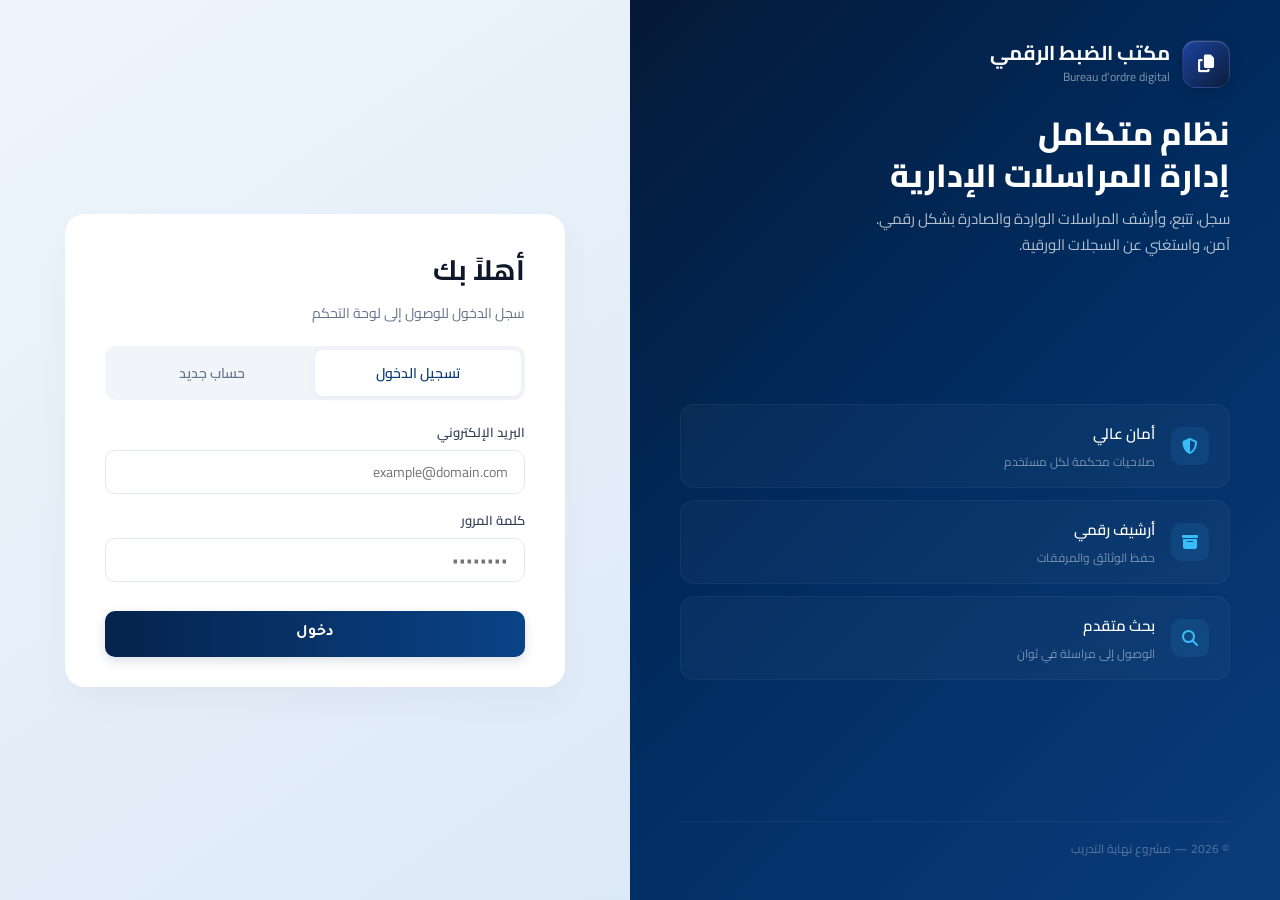
<file: index.html>
<!DOCTYPE html>
<html lang="ar" dir="rtl">
<head>
    <meta charset="UTF-8" />
    <meta name="viewport" content="width=device-width, initial-scale=1.0"/>
    <title>مكتب الضبط الرقمي</title>
    <link href="https://fonts.googleapis.com/css2?family=Cairo:wght@300;400;500;600;700;800;900&family=Tajawal:wght@300;400;500;700;800;900&display=swap" rel="stylesheet">
    <link rel="stylesheet" href="https://cdnjs.cloudflare.com/ajax/libs/font-awesome/6.5.0/css/all.min.css"/>
    <link rel="stylesheet" href="style.css" />
</head>
<body>
    <div class="login-wrapper">
        <!-- القسم الأيسر -->
        <div class="login-left">
            <div class="brand">
                <div class="brand-header">
                    <div class="brand-icon">
                        <i class="fas fa-copy"></i>
                    </div>
                    <div class="brand-text">
                        <h1>مكتب الضبط الرقمي</h1>
                        <p class="brand-sub">Bureau d'ordre digital</p>
                    </div>
                </div>
                <h2>نظام متكامل <br /> إدارة المراسلات الإدارية</h2>
                <p class="desc">
                    سجل، تتبع، وأرشف المراسلات الواردة والصادرة بشكل رقمي.<br />
                    آمن، واستغني عن السجلات الورقية.
                </p>
            </div>

            <div class="features">
                <div class="feature-item">
                    <i class="fas fa-shield-alt"></i>
                    <div>
                        <h4>أمان عالي</h4>
                        <p>صلاحيات محكمة لكل مستخدم</p>
                    </div>
                </div>
                <div class="feature-item">
                    <i class="fas fa-archive"></i>
                    <div>
                        <h4>أرشيف رقمي</h4>
                        <p>حفظ الوثائق والمرفقات</p>
                    </div>
                </div>
                <div class="feature-item">
                    <i class="fas fa-search"></i>
                    <div>
                        <h4>بحث متقدم</h4>
                        <p>الوصول إلى مراسلة في ثوان</p>
                    </div>
                </div>
            </div>

            <p class="copyright">© 2026 — مشروع نهاية التدريب</p>
        </div>

        <!-- القسم الأيمن -->
        <div class="login-right">
            <div class="login-card">
                <h2>أهلاً بك</h2>
                <p class="welcome-text">سجل الدخول للوصول إلى لوحة التحكم</p>

                <div class="tabs">
                    <button class="tab active">تسجيل الدخول</button>
                    <button class="tab">حساب جديد</button>
                </div>

                <form id="loginForm" class="form-login">
                    <div class="input-group">
                        <label>البريد الإلكتروني</label>
                        <input type="email" placeholder="example@domain.com" />
                    </div>
                    <div class="input-group">
                        <label>كلمة المرور</label>
                        <input type="password" placeholder="••••••••" />
                    </div>
                    <button type="submit" class="btn-login">دخول</button>
                </form>

                <form id="signupForm" class="form-signup" style="display: none;">
                    <div class="input-group">
                        <label>الاسم الكامل</label>
                        <input type="text" placeholder="الاسم الثلاثي" />
                    </div>
                    <div class="input-group">
                        <label>البريد الإلكتروني</label>
                        <input type="email" placeholder="example@domain.com" />
                    </div>
                    <div class="input-group">
                        <label>كلمة المرور</label>
                        <input type="password" placeholder="••••••••" />
                    </div>
                    <button type="submit" class="btn-login">إنشاء الحساب</button>
                    <p class="hint">(أدخل حساب إدخال حسابك المحدد)</p>
                </form>
            </div>
        </div>
    </div>

    <script src="script.js"></script>
</body>
</html>
</file>
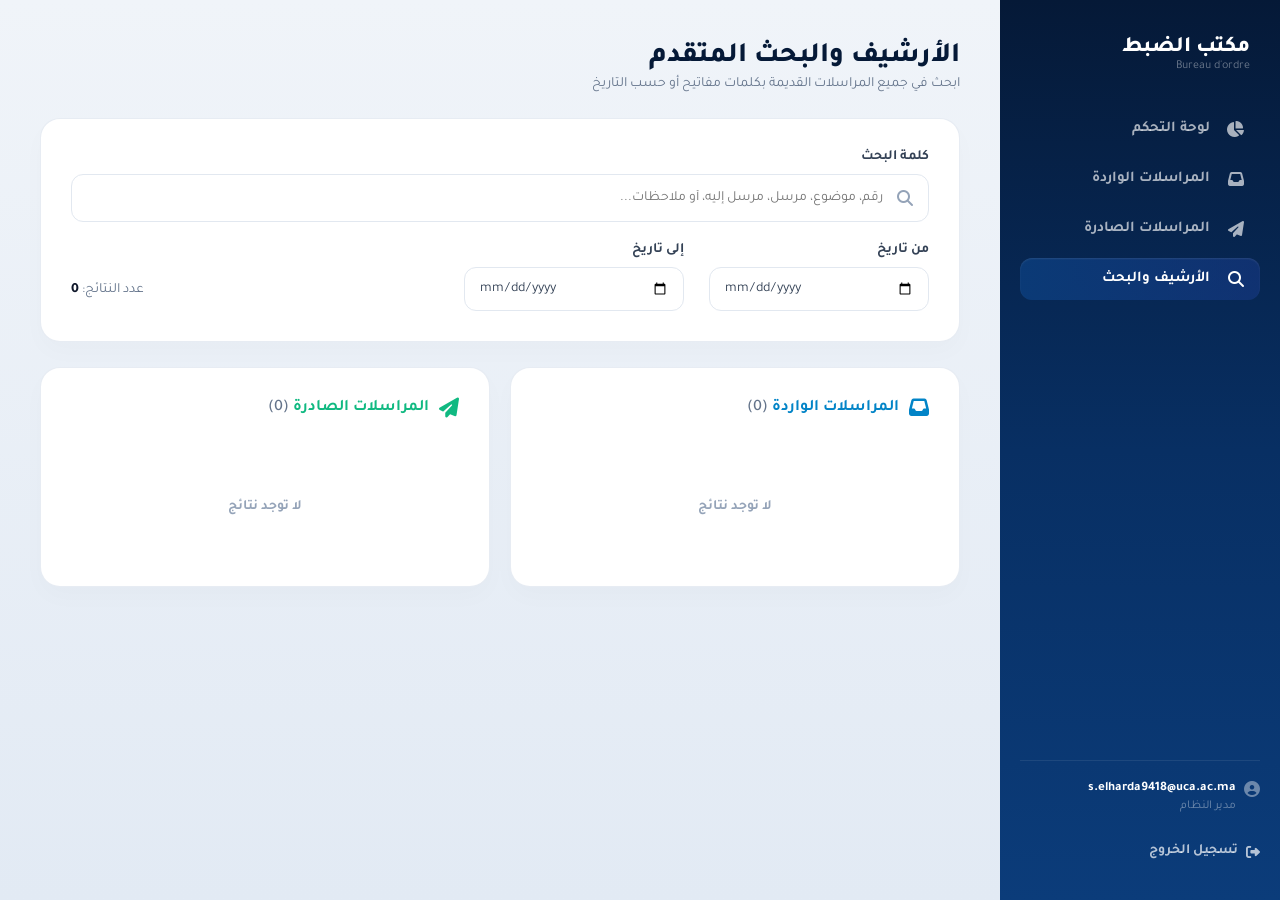
<file: archive.html>
<!DOCTYPE html>
<html lang="ar" dir="rtl">
<head>
    <meta charset="UTF-8" />
    <meta name="viewport" content="width=device-width, initial-scale=1.0" />
    <title>الأرشيف والبحث - مكتب الضبط الرقمي</title>
    <link rel="stylesheet" href="https://cdnjs.cloudflare.com/ajax/libs/font-awesome/6.5.0/css/all.min.css"/>
    
    <!-- ربط خط Tajawal الموحد -->
    <link rel="preconnect" href="https://fonts.googleapis.com">
    <link rel="preconnect" href="https://fonts.gstatic.com" crossorigin>
    <link href="https://fonts.googleapis.com/css2?family=Tajawal:wght@400;500;700;800&display=swap" rel="stylesheet">
    
    <link rel="stylesheet" href="style.css" />
</head>
<body>
    <div class="app">
        <!-- القائمة الجانبية (Sidebar) - الخيار النشط هنا هو الأرشيف والبحث -->
        <aside class="sidebar">
            <div class="logo">
                <h3>مكتب الضبط</h3>
                <span>Bureau d'ordre</span>
            </div>
            <nav>
                <ul>
                    <li><a href="dashboard.html"><i class="fas fa-chart-pie"></i> لوحة التحكم</a></li>
                    <li><a href="arrivee.html"><i class="fas fa-inbox"></i> المراسلات الواردة</a></li>
                    <li><a href="depart.html"><i class="fas fa-paper-plane"></i> المراسلات الصادرة</a></li>
                    <li class="active"><a href="archive.html"><i class="fas fa-search"></i> الأرشيف والبحث</a></li>
                </ul>
            </nav>
            <div class="user-card">
                <p><i class="fas fa-user-circle"></i> s.elharda9418@uca.ac.ma</p>
                <span>مدير النظام</span>
                <button onclick="logout()"><i class="fas fa-sign-out-alt"></i> تسجيل الخروج</button>
            </div>
        </aside>

        <!-- المحتوى الرئيسي (Main Content) -->
        <main class="main">
            <header class="top-bar">
                <div class="top-bar-text">
                    <h1>الأرشيف والبحث المتقدم</h1>
                    <p>ابحث في جميع المراسلات القديمة بكلمات مفاتيح أو حسب التاريخ</p>
                </div>
            </header>

            <!-- كارد البحث المتقدم المنظم بحال الصورة 16 -->
            <div class="archive-search-card">
                <!-- السطر الأول: كلمة البحث -->
                <div class="search-field-group">
                    <label>كلمة البحث</label>
                    <div class="archive-input-wrapper">
                        <i class="fas fa-search search-icon-inside"></i>
                        <input type="text" placeholder="رقم، موضوع، مرسل، مرسل إليه، أو ملاحظات...">
                    </div>
                </div>
                
                <!-- السطر الثاني: التواريخ وعداد النتائج -->
                <div class="search-dates-row">
                    <div class="date-input-group">
                        <label>من تاريخ</label>
                        <input type="date" placeholder="mm/dd/yyyy">
                    </div>
                    <div class="date-input-group">
                        <label>إلى تاريخ</label>
                        <input type="date" placeholder="mm/dd/yyyy">
                    </div>
                    <!-- عداد النتائج مشدود لأقصى اليسار تلقائياً -->
                    <div class="results-counter-box">
                        <span>عدد النتائج: <strong>0</strong></span>
                    </div>
                </div>
            </div>

            <!-- كارتات عرض نتائج البحث الجانبية (Side-by-Side) -->
            <div class="archive-results-grid">
                
                <!-- كارد نتائج المراسلات الواردة (الأزرق) -->
                <div class="archive-result-card">
                    <div class="card-result-header incoming-header">
                        <i class="fas fa-inbox"></i>
                        <h3>المراسلات الواردة <span>(0)</span></h3>
                    </div>
                    <div class="card-result-body">
                        <p>لا توجد نتائج</p>
                    </div>
                </div>

                <!-- كارد نتائج المراسلات الصادرة (الأخضر) -->
                <div class="archive-result-card">
                    <div class="card-result-header outgoing-header">
                        <i class="fas fa-paper-plane"></i>
                        <h3>المراسلات الصادرة <span>(0)</span></h3>
                    </div>
                    <div class="card-result-body">
                        <p>لا توجد نتائج</p>
                    </div>
                </div>

            </div>
        </main>
    </div>
    <script src="script.js"></script>
</body>
</html>
</file>
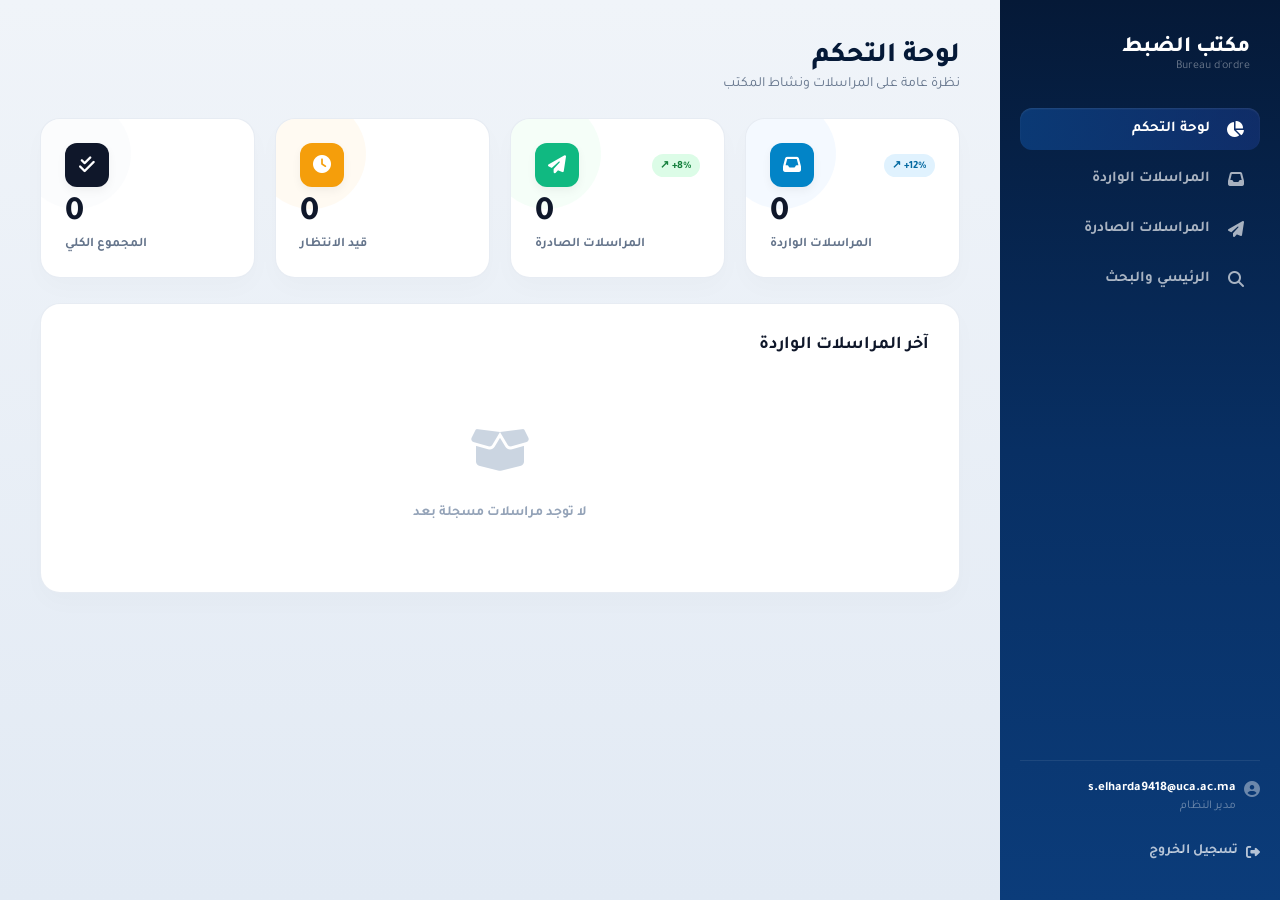
<file: dashboard.html>
<!DOCTYPE html>
<html lang="ar" dir="rtl">
<head>
    <meta charset="UTF-8" />
    <meta name="viewport" content="width=device-width, initial-scale=1.0" />
    <title>لوحة التحكم - مكتب الضبط الرقمي</title>
    <link rel="stylesheet" href="https://cdnjs.cloudflare.com/ajax/libs/font-awesome/6.5.0/css/all.min.css"/>
    
    <!-- ربط خط Tajawal لتوحيد الخطوط -->
    <link rel="preconnect" href="https://fonts.googleapis.com">
    <link rel="preconnect" href="https://fonts.gstatic.com" crossorigin>
    <link href="https://fonts.googleapis.com/css2?family=Tajawal:wght@400;500;700;800&display=swap" rel="stylesheet">
    
    <link rel="stylesheet" href="style.css" />
</head>
<body>
    <div class="app">
        <!-- القائمة الجانبية (Sidebar) -->
        <aside class="sidebar">
            <div class="logo">
                <h3>مكتب الضبط</h3>
                <span>Bureau d'ordre</span>
            </div>
            <nav>
                <ul>
                    <li class="active"><a href="dashboard.html"><i class="fas fa-chart-pie"></i> لوحة التحكم</a></li>
                    <li><a href="arrivee.html"><i class="fas fa-inbox"></i> المراسلات الواردة</a></li>
                    <li><a href="depart.html"><i class="fas fa-paper-plane"></i> المراسلات الصادرة</a></li>
                    <li><a href="archive.html"><i class="fas fa-search"></i> الرئيسي والبحث</a></li>
                </ul>
            </nav>
            <div class="user-card">
                <p><i class="fas fa-user-circle"></i> s.elharda9418@uca.ac.ma</p>
                <span>مدير النظام</span>
                <button onclick="logout()"><i class="fas fa-sign-out-alt"></i> تسجيل الخروج</button>
            </div>
        </aside>

        <!-- المحتوى الرئيسي (Main Content) -->
        <main class="main">
            <header class="top-bar">
                <div class="top-bar-text">
                    <h1>لوحة التحكم</h1>
                    <p>نظرة عامة على المراسلات ونشاط المكتب</p>
                </div>
            </header>

            <!-- الكارتات الأربعة الإحصائية (مطابقة للصورة 14) -->
            <div class="stats-grid">
                
                <!-- الكارد 1: المراسلات الواردة -->
                <div class="stat-card card-incoming">
                    <div class="card-circle-accent"></div>
                    <div class="card-header-row">
                        <span class="badge badge-blue">12%+ ↗</span>
                        <div class="stat-icon-box icon-blue"><i class="fas fa-inbox"></i></div>
                    </div>
                    <div class="card-body-row">
                        <h2 class="stat-number">0</h2>
                        <p class="stat-label">المراسلات الواردة</p>
                    </div>
                </div>

                <!-- الكارد 2: المراسلات الصادرة -->
                <div class="stat-card card-outgoing">
                    <div class="card-circle-accent"></div>
                    <div class="card-header-row">
                        <span class="badge badge-green">8%+ ↗</span>
                        <div class="stat-icon-box icon-green"><i class="fas fa-paper-plane"></i></div>
                    </div>
                    <div class="card-body-row">
                        <h2 class="stat-number">0</h2>
                        <p class="stat-label">المراسلات الصادرة</p>
                    </div>
                </div>

                <!-- الكارد 3: قيد الانتظار -->
                <div class="stat-card card-pending">
                    <div class="card-circle-accent"></div>
                    <div class="card-header-row">
                        <div></div> <!-- مساحة فارغة لتعويض البادج -->
                        <div class="stat-icon-box icon-orange"><i class="fas fa-clock"></i></div>
                    </div>
                    <div class="card-body-row">
                        <h2 class="stat-number">0</h2>
                        <p class="stat-label">قيد الانتظار</p>
                    </div>
                </div>

                <!-- الكارد 4: المجموع الكلي -->
                <div class="stat-card card-total">
                    <div class="card-circle-accent"></div>
                    <div class="card-header-row">
                        <div></div>
                        <div class="stat-icon-box icon-navy"><i class="fas fa-check-double"></i></div>
                    </div>
                    <div class="card-body-row">
                        <h2 class="stat-number">0</h2>
                        <p class="stat-label">المجموع الكلي</p>
                    </div>
                </div>

            </div>

            <!-- كارد آخر المراسلات الواردة (الحالة الفارغة بحال الصورة) -->
            <div class="dashboard-card">
                <h3>آخر المراسلات الواردة</h3>
                <div class="empty-dashboard-state">
                    <div class="empty-icon-wrapper">
                        <i class="opacity-box fas fa-box-open"></i>
                    </div>
                    <p>لا توجد مراسلات مسجلة بعد</p>
                </div>
            </div>
        </main>
    </div>
    <script src="script.js"></script>
</body>
</html>
</file>
<file: style.css>
/* ============================================================
   1. RESET & BASE (إعدادات عامة)
   ============================================================ */
* {
    margin: 0;
    padding: 0;
    box-sizing: border-box;
}

body , input ,button , select , textarea {
    font-family: 'Cairo', 'Tajawal', 'Segoe UI', sans-serif;
}

body {
    font-family: 'Cairo', 'Tajawal', 'Segoe UI', sans-serif;
    background-color: #f0f4f9;
    min-height: 100vh;
    display: flex;
    justify-content: center;
    align-items: center;
    overflow: hidden; /* كيمنع أي شريط تمرير خارجي */
}

/* الحاوية الرئيسية للشاشة كاملة */
.login-wrapper {
    display: flex;
    width: 100vw;
    height: 100vh;
    background: #fff;
    overflow: hidden; 
}

/* ============================================================
   2. LOGIN LEFT (الجهة الزرقاء - 50% من العرض)
   ============================================================ */
.login-left {
    flex: 1; /* واخدة 50% من العرض بالضبط بالتساوي مع الجهة البيضاء */
    padding: 40px 50px; 
    background: linear-gradient(135deg, #051937, #002d62, #0b3c7a);
    display: flex;
    flex-direction: column;
    justify-content: space-between; /* كيدفع الكوبي رايت لآخر السطر */
    color: #fff;
    overflow: hidden; /* حيدنا السكرول بار العمودي بصفة نهائية */
}

/* لوغو مكتب الضبط الرقمي (ألوان متناسقة ومطابقة) */
.brand-header {
    display: flex;
    align-items: center;
    gap: 12px;
}

.brand-icon {
    width: 48px;
    height: 48px;
    background: linear-gradient(135deg, #1e429f 0%, #0a1d3a 100%); 
    border-radius: 14px; 
    display: flex;
    align-items: center;
    justify-content: center;
    flex-shrink: 0;
    border: 1px solid rgba(255, 255, 255, 0.08);
    box-shadow: 0 4px 12px rgba(0, 0, 0, 0.15), 
                inset 0 1px 1px rgba(255, 255, 255, 0.2); 
}

.brand-icon i, .brand-icon svg {
    color: #ffffff !important;
    font-size: 18px;
}

.brand-text h1 {
    font-size: 20px;
    font-weight: 700;
    color: #ffffff;
    line-height: 1.2;
}

.brand-text .brand-sub {
    font-size: 12px;
    color: rgba(255, 255, 255, 0.5);
}

/* العناوين والنصوص */
.brand h2 {
    font-size: 32px; 
    font-weight: 800;
    line-height: 1.3;
    margin: 25px 0 10px;
}

.desc {
    font-size: 15px;
    color: rgba(255, 255, 255, 0.7);
    line-height: 1.7;
    margin-bottom: 25px;
}

/* بطاقات المميزات السفلى */
.features {
    display: flex;
    flex-direction: column;
    gap: 12px;
}

.feature-item {
    display: flex;
    align-items: center;
    gap: 16px;
    background: rgba(255, 255, 255, 0.03);
    padding: 14px 20px;
    border-radius: 14px;
    border: 1px solid rgba(255, 255, 255, 0.04);
    transition: all 0.3s ease;
}

.feature-item:hover {
    background: rgba(255, 255, 255, 0.06);
    transform: translateX(-5px);
}

.feature-item i {
    font-size: 16px;
    color: #38bdf8;
    width: 38px;
    height: 38px;
    display: flex;
    align-items: center;
    justify-content: center;
    background: rgba(56, 189, 248, 0.1);
    border-radius: 10px;
    flex-shrink: 0;
}

.feature-item h4 {
    font-size: 15px;
    font-weight: 600;
    color: #fff;
    margin-bottom: 2px;
}

.feature-item p {
    font-size: 12px;
    color: rgba(255, 255, 255, 0.45);
}

/* الكوبي رايت (باينة وواضحة دابا لتحت) */
.copyright {
    font-size: 12px;
    color: rgba(255, 255, 255, 0.3);
    margin-top: 20px;
    border-top: 1px solid rgba(255, 255, 255, 0.05);
    padding-top: 15px;
}

/* ============================================================
   3. LOGIN RIGHT (الجهة البيضاء - 50% من العرض)
   ============================================================ */
.login-right {
    flex: 1; /* واخدة 50% من العرض بالضبط بالتساوي مع الجهة الزرقاء */
    background: linear-gradient(145deg, #eef5fc 0%, #dce9f6 100%);
    display: flex;
    justify-content: center;
    align-items: center;
    padding: 40px;
}

.login-card {
    background: #ffffff;
    width: 100%;
    max-width: 500px;
    padding: 30px 40px;
    border-radius: 20px;
    box-shadow: 0 15px 35px rgba(0, 0, 0, 0.03);
    text-align: center;
}

.login-card h2 {
    font-size: 28px;
    font-weight: 700;
    color: #0f172a;
    margin-bottom: 4px;
    text-align:right;
}

.welcome-text {
    font-size: 14px;
    color: #64748b;
    margin-bottom: 20px;
    text-align:right;
}

/* التبويبات (Tabs) */
.tabs {
    display: flex;
    background: #f1f5f9;
    padding: 4px;
    border-radius: 10px;
    margin-bottom: 20px;
}

.tab {
    flex: 1;
    padding: 10px;
    border: none;
    background: transparent;
    border-radius: 8px;
    font-size: 14px;
    font-weight: 600;
    color: #64748b;
    cursor: pointer;
    transition: all 0.2s ease;
    font-family: 'Cairo', 'Tajawal', 'Segoe UI', sans-serif;
}

.tab.active {
    background: #ffffff;
    color: #0b3c7a;
    box-shadow: 0 2px 8px rgba(0, 0, 0, 0.04);
    font-family: 'Cairo', 'Tajawal', 'Segoe UI', sans-serif;
}

/* حقول الإدخال */
.input-group {
    margin-bottom: 14px;
    text-align: right;
}

.input-group label {
    display: block;
    font-size: 13px;
    font-weight: 600;
    color: #334155;
    margin-bottom: 6px;
}

.input-group input {
    width: 100%;
    height: 44px;
    padding: 0 16px;
    border: 1.5px solid #e2e8f0;
    border-radius: 10px;
    font-size: 14px;
    background: #ffffff;
    color: #0f172a;
    outline: none;
    transition: all 0.2s ease;
}

.input-group input:focus {
    border-color: #0284c7;
    box-shadow: 0 0 0 3px rgba(2, 132, 199, 0.1);
}

/* الزر الأزرق الداكن الاحترافي */
.btn-login {
    width: 100%;
    height: 46px;
    background: linear-gradient(90deg , #05234d 0%, #0a4387 100%);
    color: white;
    border: none;
    border-radius: 10px;
    font-size: 16px;
    font-weight: 700;
    font-family: tajawal, cairo, 'Segoe UI', sans-serif;
    cursor: pointer;
    margin-top: 15px;
    transition: all 0.2s ease;
    box-shadow: 0 4px 12px rgba(5, 35, 77, 0.15);
}

.btn-login:hover {
    background: linear-gradient(90deg , #031733 0%, #073369 100%);
    box-shadow: 0 6px 16px rgba(5, 35, 77, 0.25);
}

.btn-login:active {
    transform: scale(0.98);
}

.hint {
    font-size: 12px;
    color: #64748b;
    text-align: center;
    margin-top: 15px;
}

/* ============================================================
   4. RESPONSIVE (التجاوب مع الهواتف والتابليت)
   ============================================================ */
@media (max-width: 768px) {
    .login-wrapper {
        flex-direction: column-reverse;
        height: auto;
        overflow-y: auto;
    }
    .login-left, .login-right {
        width: 100%;
        flex: none;
        padding: 40px 20px;
    }
    body {
        overflow: auto;
    }
    .brand h2 {
        font-size: 26px;
    }
}
/* ============================================================
   5. DASHBOARD & INTERFACES LAYOUT (واجهة المراسلات الصادرة)
   ============================================================ */

/* الحاوية الرئيسية كتقسم الشاشة بين السايدبار والمحتوى */
.app {
    display: flex;
    width: 100vw;
    height: 100vh;
    overflow: hidden;
    background-color: #f4f7fc;
}

/* --- الـ Sidebar (الجهة الزرقاء على اليمين) --- */
.sidebar {
    width: 280px;
    background: linear-gradient(180deg, #051937 0%, #082f63 50%, #0b3c7a 100%);
    color: #ffffff;
    display: flex;
    flex-direction: column;
    justify-content: space-between;
    padding: 35px 20px;
    flex-shrink: 0;
}

.sidebar .logo {
    margin-bottom: 35px;
    padding-right: 10px;
}

.sidebar .logo h3 {
    font-size: 22px;
    font-weight: 800;
    color: #ffffff;
}

.sidebar .logo span {
    font-size: 12px;
    color: rgba(255, 255, 255, 0.4);
    display: block;
    margin-top: -2px;
}

/* القائمة الجانبية وتأثير العنصر النشط (Active) */
.sidebar nav ul {
    list-style: none;
    display: flex;
    flex-direction: column;
    gap: 8px;
}

.sidebar nav ul li a {
    display: flex;
    align-items: center;
    gap: 14px;
    color: rgba(255, 255, 255, 0.65);
    text-decoration: none;
    padding: 12px 16px;
    border-radius: 12px;
    font-size: 15px;
    font-weight: 600;
    transition: all 0.3s ease;
}

.sidebar nav ul li a i {
    font-size: 16px;
    width: 20px;
}

.sidebar nav ul li a:hover {
    color: #ffffff;
    background: rgba(255, 255, 255, 0.05);
}

/* ستايل الخيار النشط بحال الصورة بالظبط */
.sidebar nav ul li.active a {
    color: #ffffff;
    background: linear-gradient(90deg, rgba(11, 60, 122, 0.9) 0%, rgba(30, 66, 159, 0.4) 100%);
    box-shadow: inset 0 1px 2px rgba(255, 255, 255, 0.1);
}

/* بطاقة المستخدم للي لتحت */
.user-card {
    margin-top: auto;
    border-top: 1px solid rgba(255, 255, 255, 0.08);
    padding-top: 20px;
}

.user-card p {
    font-size: 13px;
    color: #ffffff;
    display: flex;
    align-items: center;
    gap: 8px;
    font-weight: 600;
}

.user-card p i {
    font-size: 16px;
    color: rgba(255, 255, 255, 0.4);
}

.user-card span {
    font-size: 12px;
    color: rgba(255, 255, 255, 0.4);
    display: block;
    padding-right: 24px;
    margin-top: 2px;
}

/* زر تسجيل الخروج */
.user-card button {
    background: transparent;
    border: none;
    color: rgba(255, 255, 255, 0.7);
    font-size: 14px;
    font-weight: 700;
    font-family: 'Tajawal', sans-serif;
    cursor: pointer;
    display: flex;
    align-items: center;
    gap: 8px;
    margin-top: 25px;
    padding: 5px 0;
    transition: color 0.2s;
    width: 100%;
}

.user-card button:hover {
    color: #f87171;
}

/* --- جهة المحتوى الرئيسي (Main) --- */
.main {
    flex: 1;
    padding: 40px;
    overflow-y: auto;
    background: linear-gradient(180deg, #f0f4f9 0%, #e2eaf4 100%);
    display: flex;
    flex-direction: column;
    gap: 25px;
}

/* الهيدر العلوي */
.top-bar {
    display: flex;
    justify-content: space-between;
    align-items: center;
}

.top-bar h1 {
    font-size: 28px;
    font-weight: 800;
    color: #051937;
}

.top-bar p {
    font-size: 14px;
    color: #64748b;
    margin-top: 2px;
}

/* زر "+ تسجيل مراسلة جديدة" بالتدرج الاحترافي */
.btn-add {
    background: linear-gradient(90deg, #05234d 0%, #0a4387 100%);
    color: white;
    border: none;
    border-radius: 10px;
    padding: 12px 22px;
    font-size: 14px;
    font-weight: 700;
    font-family: 'Tajawal', sans-serif;
    cursor: pointer;
    display: flex;
    align-items: center;
    gap: 8px;
    box-shadow: 0 4px 12px rgba(5, 35, 77, 0.15);
    transition: all 0.2s ease;
}

.btn-add:hover {
    background: linear-gradient(90deg, #031733 0%, #073369 100%);
    box-shadow: 0 6px 16px rgba(5, 35, 77, 0.25);
}

/* صندوق البحث العريض */
.search-box {
    background: #ffffff;
    border-radius: 14px;
    padding: 0 20px;
    display: flex;
    align-items: center;
    height: 54px;
    box-shadow: 0 8px 20px rgba(0, 0, 0, 0.02);
    border: 1.5px solid #e2e8f0;
}

.search-box i {
    color: #94a3b8;
    font-size: 16px;
    margin-left: 14px;
}

.search-box input {
    width: 100%;
    border: none;
    outline: none;
    font-family: 'Tajawal', sans-serif;
    font-size: 14px;
    color: #0f172a;
    background: transparent;
}

.search-box input::placeholder {
    color: #94a3b8;
}

/* كارد الجدول (White Card) */
.table-wrapper {
    background: #ffffff;
    border-radius: 16px;
    box-shadow: 0 10px 30px rgba(0, 0, 0, 0.02);
    overflow: hidden;
    border: 1px solid #e2e8f0;
}

table {
    width: 100%;
    border-collapse: collapse;
    text-align: right;
}

/* ترويسة الجدول الباهتة والأنيقة */
thead th {
    background-color: #f8fafc;
    color: #334155;
    font-size: 14px;
    font-weight: 700;
    padding: 16px 20px;
    border-bottom: 1px solid #e2e8f0;
}

tbody td {
    padding: 18px 20px;
    font-size: 14px;
    color: #0f172a;
    border-bottom: 1px solid #f1f5f9;
}

/* حالة عدم وجود بيانات (ملمومة بحال الصورة) */
.empty-row {
    text-align: center;
    padding: 50px 0 !important;
    color: #94a3b8;
    background: #ffffff;
}

.empty-row p {
    font-size: 14px;
    font-weight: 600;
}
/* ============================================================
   6. DASHBOARD CARDS & STATS SPECIFIC (إحصائيات لوحة التحكم)
   ============================================================ */

/* شبكة الكارتات الأربعة متجاوبة */
.stats-grid {
    display: grid;
    grid-template-columns: repeat(4, 1fr);
    gap: 20px;
    width: 100%;
}

/* التنسيق العام للكارد الإحصائي */
.stat-card {
    background: #ffffff;
    border-radius: 20px;
    padding: 24px;
    position: relative;
    overflow: hidden;
    box-shadow: 0 10px 25px rgba(0, 0, 0, 0.02);
    border: 1px solid rgba(226, 232, 240, 0.8);
    display: flex;
    flex-direction: column;
    justify-content: space-between;
    height: 160px;
    transition: transform 0.3s ease, box-shadow 0.3s ease;
}

.stat-card:hover {
    transform: translateY(-4px);
    box-shadow: 0 12px 30px rgba(0, 0, 0, 0.04);
}

/* الدوائر الملونة الباهتة خلف الكارتات بحال الصورة */
.card-circle-accent {
    position: absolute;
    width: 110px;
    height: 110px;
    border-radius: 50%;
    top: -20px;
    right: -20px; /* في اتجاه RTL الدائرة كتكون فالبدية من الجنب */
    opacity: 0.3;
    z-index: 1;
}

/* السطر العلوي للكارد (فيه البادج والأيقونة) */
.card-header-row {
    display: flex;
    justify-content: space-between;
    align-items: center;
    position: relative;
    z-index: 2;
}

/* البادج المئوي المستقر */
.badge {
    font-size: 11px;
    font-weight: 700;
    padding: 4px 8px;
    border-radius: 20px;
}
.badge-blue { background-color: #e0f2fe; color: #0369a1; }
.badge-green { background-color: #dcfce7; color: #15803d; }

/* صندوق الأيقونة الدائري والمغلوق */
.stat-icon-box {
    width: 44px;
    height: 44px;
    border-radius: 12px;
    display: flex;
    align-items: center;
    justify-content: center;
    font-size: 18px;
    color: #ffffff;
    box-shadow: 0 4px 10px rgba(0, 0, 0, 0.05);
}

/* تخصيص الألوان لكل كارد */
.card-incoming .card-circle-accent { background: #dbeafe; right: auto; left: -20px; }
.icon-blue { background: #0284c7; }

.card-outgoing .card-circle-accent { background: #dcfce7; right: auto; left: -20px; }
.icon-green { background: #10b981; }

.card-pending .card-circle-accent { background: #ffedd5; right: auto; left: -20px; }
.icon-orange { background: #f59e0b; }

.card-total .card-circle-accent { background: #f1f5f9; right: auto; left: -20px; }
.icon-navy { background: #0f172a; }

/* السطر السفلي للكارد (فيه الرقم والاسم) */
.card-body-row {
    text-align: left; /* الأرقام والكتابة ليمين الكارد متناسقة */
    position: relative;
    z-index: 2;
}

.stat-number {
    font-size: 34px;
    font-weight: 800;
    color: #0f172a;
    line-height: 1;
    margin-bottom: 6px;
}

.stat-label {
    font-size: 13px;
    font-weight: 600;
    color: #64748b;
}

/* الكارد الكبير السفلي */
.dashboard-card {
    background: #ffffff;
    border-radius: 20px;
    padding: 30px;
    box-shadow: 0 10px 25px rgba(0, 0, 0, 0.02);
    border: 1px solid rgba(226, 232, 240, 0.8);
    width: 100%;
}

.dashboard-card h3 {
    font-size: 18px;
    font-weight: 700;
    color: #0f172a;
    margin-bottom: 30px;
    text-align: right;
}

/* حالة جدول فارغ بلوحة التحكم */
.empty-dashboard-state {
    display: flex;
    flex-direction: column;
    align-items: center;
    justify-content: center;
    padding: 40px 0;
    color: #94a3b8;
}

.empty-icon-wrapper {
    font-size: 48px;
    color: #cbd5e1;
    margin-bottom: 15px;
}

.empty-dashboard-state p {
    font-size: 14px;
    font-weight: 600;
}

/* توافق الشاشات الصغيرة للتابليت والهواتف */
@media (max-width: 1024px) {
    .stats-grid {
        grid-template-columns: repeat(2, 1fr);
    }
}

@media (max-width: 600px) {
    .stats-grid {
        grid-template-columns: 1fr;
    }
}
/* ============================================================
   7. ADVANCED ARCHIVE & SEARCH SPECIFIC (إعدادات صفحة الأرشيف)
   ============================================================ */

/* كارد البحث الكبير */
.archive-search-card {
    background: #ffffff;
    border-radius: 20px;
    padding: 30px;
    box-shadow: 0 10px 25px rgba(0, 0, 0, 0.02);
    border: 1px solid rgba(226, 232, 240, 0.8);
    display: flex;
    flex-direction: column;
    gap: 20px;
    width: 100%;
}

.search-field-group {
    display: flex;
    flex-direction: column;
    gap: 8px;
    text-align: right;
}

.search-field-group label, .date-input-group label {
    font-size: 14px;
    font-weight: 700;
    color: #334155;
}

/* صندوق الإدخال مع الأيقونة لداخل */
.archive-input-wrapper {
    position: relative;
    display: flex;
    align-items: center;
}

.archive-input-wrapper input {
    width: 100%;
    height: 48px;
    padding: 0 45px 0 16px; /* مساحة للأيقونة على اليمين */
    border: 1.5px solid #e2e8f0;
    border-radius: 12px;
    font-family: 'Tajawal', sans-serif;
    font-size: 14px;
    outline: none;
    transition: border-color 0.2s;
}

.archive-input-wrapper input:focus {
    border-color: #0284c7;
}

.search-icon-inside {
    position: absolute;
    right: 16px;
    color: #94a3b8;
    font-size: 16px;
}

/* سطر التواريخ والعداد */
.search-dates-row {
    display: flex;
    align-items: flex-end;
    gap: 25px;
    width: 100%;
}

.date-input-group {
    display: flex;
    flex-direction: column;
    gap: 8px;
    text-align: right;
    width: 220px;
}

.date-input-group input {
    height: 44px;
    border: 1.5px solid #e2e8f0;
    border-radius: 12px;
    padding: 0 14px;
    font-family: 'Tajawal', sans-serif;
    font-size: 14px;
    color: #334155;
    outline: none;
    width: 100%;
}

/* دفع عداد النتائج لأقصى اليسار في الـ RTL */
.results-counter-box {
    margin-right: auto; 
    font-size: 14px;
    color: #64748b;
    padding-bottom: 12px;
}

.results-counter-box strong {
    color: #0f172a;
    font-weight: 800;
}

/* شبكة كروت النتائج التحتانية (جوج كروت حدا بعضياتهم) */
.archive-results-grid {
    display: grid;
    grid-template-columns: repeat(2, 1fr);
    gap: 20px;
    width: 100%;
}

.archive-result-card {
    background: #ffffff;
    border-radius: 20px;
    padding: 30px;
    box-shadow: 0 10px 25px rgba(0, 0, 0, 0.02);
    border: 1px solid rgba(226, 232, 240, 0.8);
    min-height: 220px;
    display: flex;
    flex-direction: column;
}

/* هيدر الكارد */
.card-result-header {
    display: flex;
    align-items: center;
    gap: 10px;
    margin-bottom: 40px;
}

.card-result-header i {
    font-size: 20px;
}

.card-result-header h3 {
    font-size: 16px;
    font-weight: 700;
}

/* ألوان المراسلات الواردة (الأزرق التفاعلي) */
.incoming-header i, .incoming-header h3 {
    color: #0284c7;
}

/* ألوان المراسلات الصادرة (الأخضر التفاعلي) */
.outgoing-header i, .outgoing-header h3 {
    color: #10b981;
}

.card-result-header h3 span {
    color: #64748b;
    font-weight: 500;
}

/* محتوى الحالة الفارغة لوسط كروت الأرشيف */
.card-result-body {
    flex: 1;
    display: flex;
    align-items: center;
    justify-content: center;
    color: #94a3b8;
    font-size: 14px;
    font-weight: 600;
}

/* متوافق مع الشاشات الصغيرة */
@media (max-width: 768px) {
    .search-dates-row {
        flex-direction: column;
        align-items: flex-start;
        gap: 15px;
    }
    .date-input-group {
        width: 100%;
    }
    .results-counter-box {
        margin-right: 0;
        padding-bottom: 0;
    }
    .archive-results-grid {
        grid-template-columns: 1fr;
    }
}
/* ============================================================
   8. MODAL POPUP STYLES (تنسيق النافذة المنبثقة للتسجيل الجديد)
   ============================================================ */

/* غطاء الخلفية اللي كيغطي الشاشة كاملة وكيضلمها */
.modal-overlay {
    position: fixed;
    top: 0;
    left: 0;
    width: 100vw;
    height: 100vh;
    background: rgba(15, 23, 42, 0.4); /* تعتيم ناعم وعصري */
    backdrop-filter: blur(4px); /* ضبابية خفيفة للخلفية بحال الصورة */
    display: none; /* مخفي تلقائياً وكيظهر بالـ JS */
    justify-content: center;
    align-items: center;
    z-index: 9999; /* باش يجي فوق كولشي */
    padding: 20px;
}

/* الكارد الأبيض الرئيسي للنافذة */
.modal-container {
    background: #ffffff;
    width: 540px;
    max-width: 100%;
    border-radius: 16px;
    box-shadow: 0 20px 25px -5px rgba(0, 0, 0, 0.1), 0 10px 10px -5px rgba(0, 0, 0, 0.04);
    padding: 30px;
    animation: fadeInModal 0.3s ease-out;
}

/* الرأس: العنوان وعلامة X */
.modal-header {
    display: flex;
    justify-content: space-between;
    align-items: center;
    margin-bottom: 25px;
}

.modal-header h2 {
    font-size: 18px;
    font-weight: 700;
    color: #1e293b;
}

.btn-close-x {
    background: transparent;
    border: none;
    font-size: 24px;
    color: #94a3b8;
    cursor: pointer;
    transition: color 0.2s;
    line-height: 1;
}

.btn-close-x:hover {
    color: #64748b;
}

/* مجموعات الحقول */
.form-group {
    display: flex;
    flex-direction: column;
    gap: 8px;
    margin-bottom: 18px;
    text-align: right;
}

.form-group label {
    font-size: 13px;
    font-weight: 700;
    color: #475569;
}

/* تنسيق الـ inputs والـ textarea بحال الصورة بالظبط */
.form-group input[type="text"],
.form-group textarea {
    width: 100%;
    border: 1.5px solid #e2e8f0;
    border-radius: 10px;
    padding: 12px 14px;
    font-family: 'Tajawal', sans-serif;
    font-size: 14px;
    color: #0f172a;
    outline: none;
    background-color: #f8fafc;
    transition: all 0.2s ease;
}

.form-group input[type="text"]:focus,
.form-group textarea:focus {
    border-color: #0a4387;
    background-color: #ffffff;
    box-shadow: 0 0 0 3px rgba(10, 67, 135, 0.08);
}

/* تنسيق حقل رفع الملفات الاحترافي */
.file-input {
    font-family: 'Tajawal', sans-serif;
    font-size: 13px;
    color: #64748b;
    background: #f8fafc;
    border: 1.5px dashed #cbd5e1;
    padding: 10px;
    border-radius: 10px;
    cursor: pointer;
    width: 100%;
}

/* سطر الأزرار التحتاني */
.modal-footer {
    display: flex;
    gap: 12px;
    margin-top: 25px;
    flex-direction: row-reverse; /* باش يجي تسجيل على اليمين وإلغاء على اليسار */
}

/* زر تسجيل الأزرق العريض */
.btn-modal-submit {
    flex: 1; /* كياخد المساحة الكبيرة المتبقية */
    height: 46px;
    background: linear-gradient(90deg, #05234d 0%, #0a4387 100%);
    color: #ffffff;
    border: none;
    border-radius: 10px;
    font-size: 15px;
    font-weight: 700;
    font-family: 'Tajawal', sans-serif;
    cursor: pointer;
    transition: opacity 0.2s;
}

.btn-modal-submit:hover {
    opacity: 0.95;
}

/* زر إلغاء الأبيض الصغير */
.btn-modal-cancel {
    width: 80px;
    height: 46px;
    background: #ffffff;
    color: #64748b;
    border: 1.5px solid #e2e8f0;
    border-radius: 10px;
    font-size: 14px;
    font-weight: 700;
    font-family: 'Tajawal', sans-serif;
    cursor: pointer;
    transition: all 0.2s;
}

.btn-modal-cancel:hover {
    background: #f8fafc;
    color: #334155;
}

/* أنيميشن دخول النافذة بسلاسة */
@keyframes fadeInModal {
    from {
        opacity: 0;
        transform: translateY(-20px);
    }
    to {
        opacity: 1;
        transform: translateY(0);
    }
}
/* ============================================================
   9. MODERN TOAST NOTIFICATIONS (تنسيق الإشعارات العلوية العصرية)
   ============================================================ */

.custom-toast {
    position: fixed;
    top: 20px;
    left: 50%;
    transform: translateX(-50%); /* سنترة الإشعار فالوسط بالضبط الفوق */
    padding: 12px 28px;
    border-radius: 12px;
    display: flex;
    align-items: center;
    gap: 12px;
    z-index: 100000; /* يظهر فوق المودال وفوق كلشي */
    font-family: 'Tajawal', sans-serif;
    font-size: 14px;
    font-weight: 600;
    box-shadow: 0 10px 25px rgba(0, 0, 0, 0.05);
    direction: rtl; /* متناسق مع اللغة العربية */
    
    /* الحركة عند الظهور: كيهبط بسلاسة من الفوق */
    animation: slideDownToast 0.4s cubic-bezier(0.16, 1, 0.3, 1) forwards;
    transition: all 0.3s ease;
}

/* حالة إشعار النجاح (الأخضر الباهت العصري بحال الصورة 12) */
.toast-success {
    background-color: #e6f4ea; 
    color: #137333;
    border: 1px solid rgba(22, 163, 74, 0.2);
}
.toast-success .toast-icon {
    color: #15803d;
}

/* حالة إشعار الخطأ (الأحمر/الوردي الباهت بحال الصورة 11 و 13) */
.toast-error {
    background-color: #fce8e6;
    color: #c5221f;
    border: 1px solid rgba(220, 38, 38, 0.2);
}
.toast-error .toast-icon {
    color: #b91c1c;
}

/* تنسيق الأيقونة المرافقة للإشعار */
.toast-icon {
    font-size: 16px;
    display: flex;
    align-items: center;
}

.toast-text {
    line-height: 1.4;
}

/* كلاس كيتزاد بالـ JS باش يختفي الإشعار بسلاسة للفوق */
.custom-toast.hide {
    animation: slideUpToast 0.3s ease forwards;
}

/* أنيميشن الهبوط من الأعلى */
@keyframes slideDownToast {
    from {
        top: -60px;
        opacity: 0;
    }
    to {
        top: 25px;
        opacity: 1;
    }
}

/* أنيميشن الصعود عند الاختفاء */
@keyframes slideUpToast {
    from {
        top: 25px;
        opacity: 1;
    }
    to {
        top: -60px;
        opacity: 0;
    }
}
</file>
